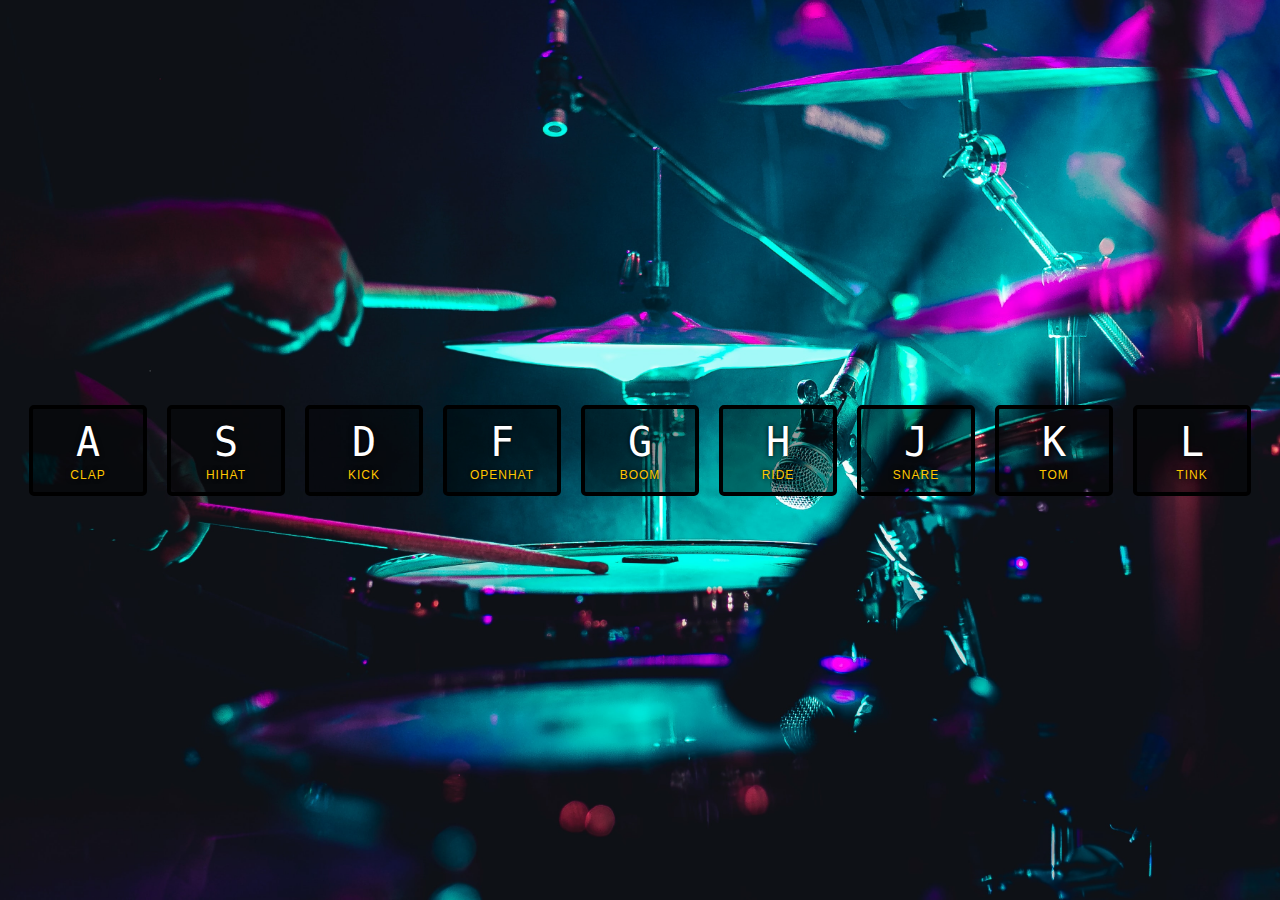
<file: 01-Javascript Drum kit/index.html>
<!DOCTYPE html>
<html lang="en">
<head>
    <meta charset="UTF-8">
    <meta http-equiv="X-UA-Compatible" content="IE=edge">
    <meta name="viewport" content="width=device-width, initial-scale=1.0">
    <title>Javascript drumkit</title>
    <link rel="stylesheet" href="style.css">
</head>
<body>
    <div class="keys">
        <div data-key="65" class="key">
          <kbd>A</kbd>
          <span class="sound">clap</span>
        </div>
        <div data-key="83" class="key">
          <kbd>S</kbd>
          <span class="sound">hihat</span>
        </div>
        <div data-key="68" class="key">
          <kbd>D</kbd>
          <span class="sound">kick</span>
        </div>
        <div data-key="70" class="key">
          <kbd>F</kbd>
          <span class="sound">openhat</span>
        </div>
        <div data-key="71" class="key">
          <kbd>G</kbd>
          <span class="sound">boom</span>
        </div>
        <div data-key="72" class="key">
          <kbd>H</kbd>
          <span class="sound">ride</span>
        </div>
        <div data-key="74" class="key">
          <kbd>J</kbd>
          <span class="sound">snare</span>
        </div>
        <div data-key="75" class="key">
          <kbd>K</kbd>
          <span class="sound">tom</span>
        </div>
        <div data-key="76" class="key">
          <kbd>L</kbd>
          <span class="sound">tink</span>
        </div>
      </div>
    
      <audio data-key="65" src="sounds/clap.wav"></audio>
      <audio data-key="83" src="sounds/hihat.wav"></audio>
      <audio data-key="68" src="sounds/kick.wav"></audio>
      <audio data-key="70" src="sounds/openhat.wav"></audio>
      <audio data-key="71" src="sounds/boom.wav"></audio>
      <audio data-key="72" src="sounds/ride.wav"></audio>
      <audio data-key="74" src="sounds/snare.wav"></audio>
      <audio data-key="75" src="sounds/tom.wav"></audio>
      <audio data-key="76" src="sounds/tink.wav"></audio>
    </body>


  <script src="script.js"></script>
</body>
</html>
</file>
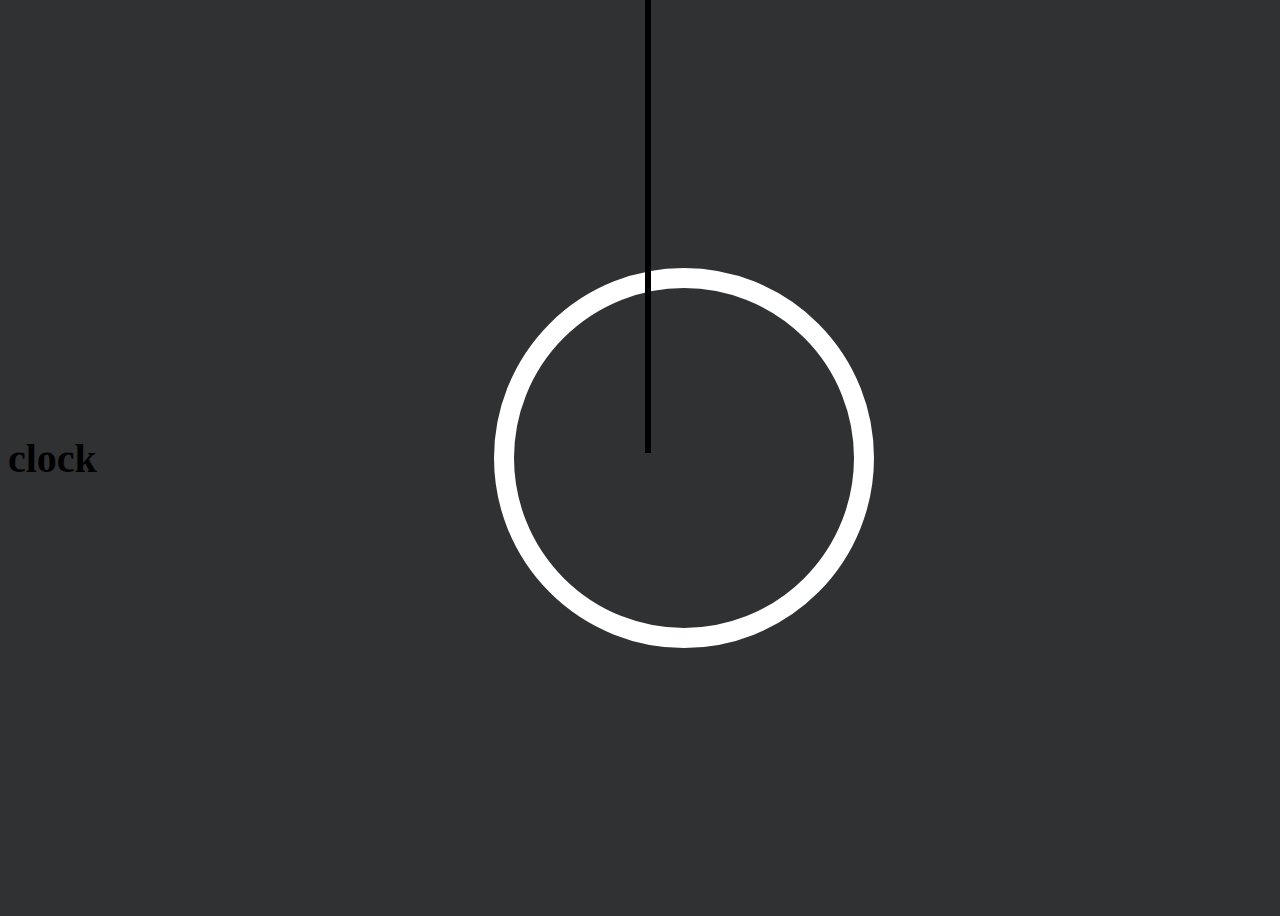
<file: 02-Css+Js clock/index.html>
<!DOCTYPE html>
<html lang="en">
<head>
    <meta charset="UTF-8">
    <meta http-equiv="X-UA-Compatible" content="IE=edge">
    <meta name="viewport" content="width=, initial-scale=1.0">
    <link rel="stylesheet" href="style.css">   
    <title>css+js clock</title>
</head>
<body>
    <h1>clock</h1>
    <div class="clock"></div>
    <div class="clockface"></div>
    <div class="hand hour-hand"></div>
    <div class="hand min-hand"></div>
    <div class="hand second-hand"></div>

    <script href="script.js"></script>
</body>
</html>
</file>
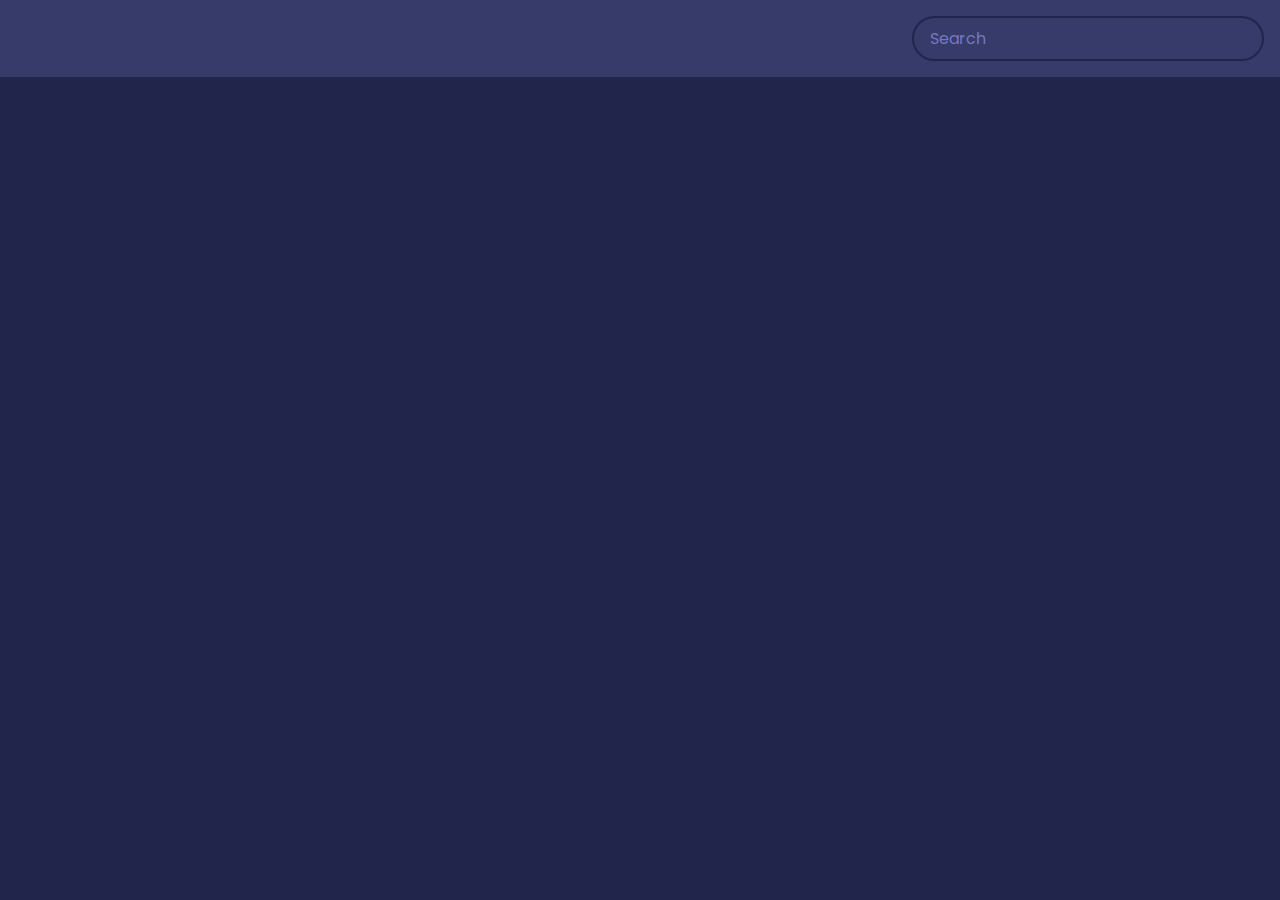
<file: 05-Movie app/index.html>
<!DOCTYPE html>
<html lang="en">
<head>
    <meta charset="UTF-8">
    <meta http-equiv="X-UA-Compatible" content="IE=edge">
    <meta name="viewport" content="width=device-width, initial-scale=1.0">
    <title>movie-app</title>
    <link rel="stylesheet" href="style.css">
</head>
<body>
    <header>
        <form id="form">
            <input type="text" id="search" class="search" placeholder="Search">
        </form>
    </header>

    <main id="main"></main>
    <script src="script.js"></script>
</body>
</html>
</file>
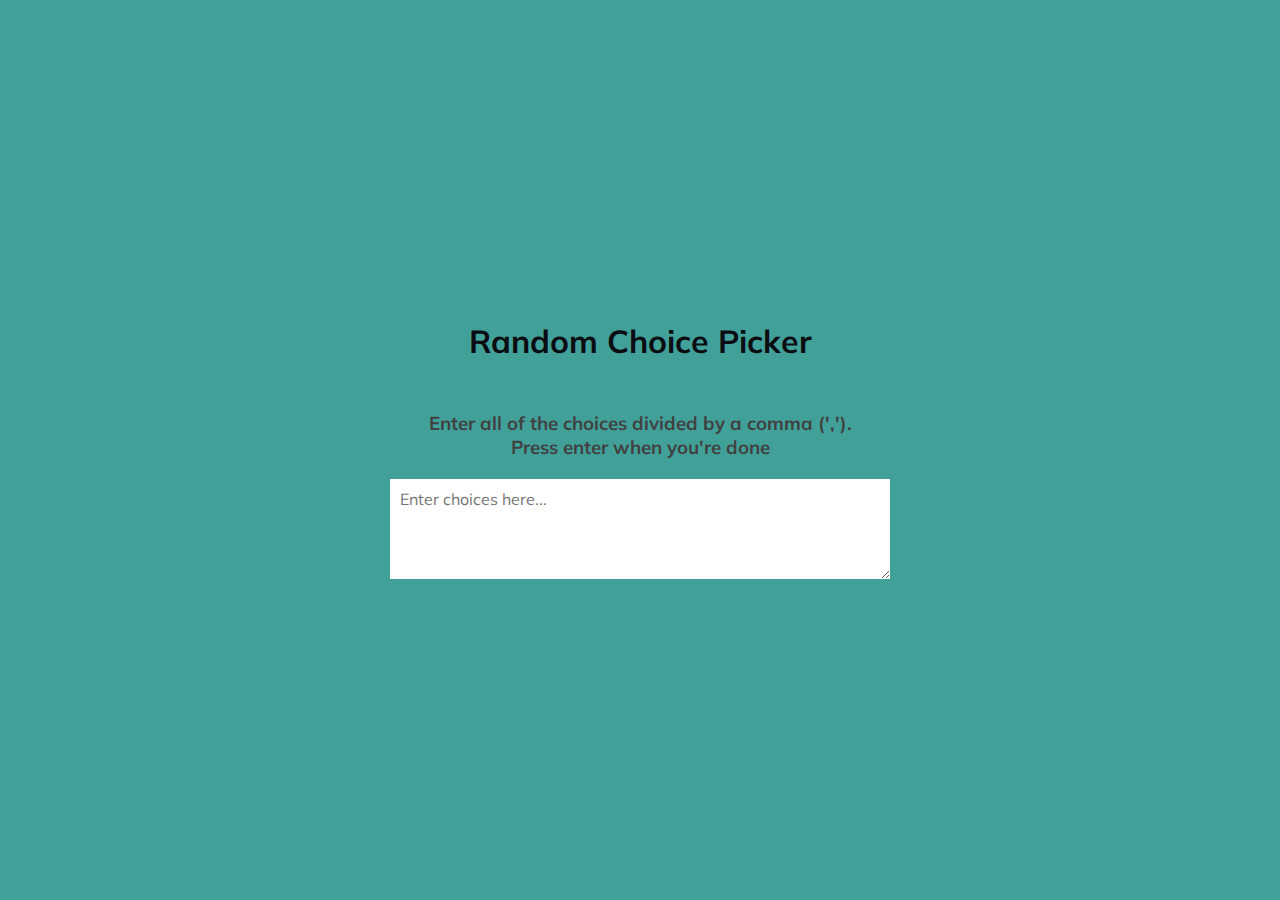
<file: Random-choice-picker/index.html>
<!DOCTYPE html>
<html lang="en">
  <head>
    <meta charset="UTF-8" />
    <meta name="viewport" content="width=device-width, initial-scale=1.0" />
    <link rel="stylesheet" href="style.css" />
    <title>Random Choice Picker</title>
  </head>
  <body>
    <div class="container">
        <h1>Random Choice Picker</h1>
      <h3>Enter all of the choices divided by a comma (','). <br> Press enter when you're done</h3>
      <textarea placeholder="Enter choices here..." id="textarea"></textarea>

      <div id="tags"></div>
    </div>

    <script src="script.js"></script>
  </body>
</html>
</file>
<file: 01-Javascript Drum kit/style.css>
html {
    font-size: 10px;
    background: url('./images/drumkit.jpg') bottom center;
    background-size: cover;
  }
  
  body,html {
    margin: 0;
    padding: 0;
    font-family: sans-serif;
  }
  
  .keys {
    display: flex;
    flex: 1;
    min-height: 100vh;
    align-items: center;
    justify-content: center;
  }
  
  .key {
    border: .4rem solid black;
    border-radius: .5rem;
    margin: 1rem;
    font-size: 1.5rem;
    padding: 1rem .5rem;
    transition: all .07s ease;
    width: 10rem;
    text-align: center;
    color: white;
    background: rgba(0,0,0,0.4);
    text-shadow: 0 0 .5rem black;
  }
  
  .playing {
    transform: scale(1.1);
    border-color: #ffc600;
    box-shadow: 0 0 1rem #ffc600;
  }
  
  kbd {
    display: block;
    font-size: 4rem;
  }
  
  .sound {
    font-size: 1.2rem;
    text-transform: uppercase;
    letter-spacing: .1rem;
    color: #ffc600;
  }
</file>
<file: 02-Css+Js clock/style.css>
html{
    text-align: center;
    background: #303132;
    background-size: cover;
    font-family: 'helvetica neue';
    font-size: 10px;
}

body{
    font-size: 2rem;
    display: flex;
    flex: 1;
    min-height: 100vh;
    align-items: center;
}

.clock{
    width: 30rem;
    height: 30rem;
    border: 20px solid white;
    border-radius: 50%;
    margin: 50px auto;
    position: relative;
    padding: 2rem;
    box-shadow: 0 0 0px 4px rgba(0,0,0,0,2),
                inset 0 0 0 3px #EFEFEF,
                inset 0 0 10px black,
                0 0 10px rgba(0,0,0,0.2);
}

.clock-face{
    position: relative;
    width: 100%;
    height: 100%;
    transform: translateY(-3px);
}

.hand{
    width:50%;
    height: 6px;
    background: black;
    position: absolute;
    top: 50%;
    transform-origin: 100%;
    transform: rotate(90deg);
    transition: all 0.05s;
    transition-timing-function: cubic-bezier(0.1, 2.7, 0.58, 1);
}
</file>
<file: 05-Movie app/style.css>
@import url('https://fonts.googleapis.com/css2?family=Poppins:wght@200;400&display=swap');

:root {
  --primary-color: #22254b;
  --secondary-color: #373b69;
}

* {
  box-sizing: border-box;
}

body {
  background-color: var(--primary-color);
  font-family: 'Poppins', sans-serif;
  margin: 0;
}

header {
  padding: 1rem;
  display: flex;
  justify-content: flex-end;
  background-color: var(--secondary-color);
}

.search {
  background-color: transparent;
  border: 2px solid var(--primary-color);
  border-radius: 50px;
  font-family: inherit;
  font-size: 1rem;
  padding: 0.5rem 1rem;
  color: #fff;
}

.search::placeholder {
  color: #7378c5;
}

.search:focus {
  outline: none;
  background-color: var(--primary-color);
}

main {
  display: flex;
  flex-wrap: wrap;
  justify-content: center;
}

.movie {
  width: 300px;
  margin: 1rem;
  background-color: var(--secondary-color);
  box-shadow: 0 4px 5px rgba(0, 0, 0, 0.2);
  position: relative;
  overflow: hidden;
  border-radius: 3px;
  cursor: pointer;
}

.movie img {
  width: 100%;
}

.movie-info {
  color: #eee;
  display: flex;
  align-items: center;
  justify-content: space-between;
  gap:0.2rem;
  padding: 0.5rem 1rem 1rem;
  letter-spacing: 0.5px;
}

.movie-info h3 {
  margin-top: 0;
}

.movie-info span {
  background-color: var(--primary-color);
  padding: 0.25rem 0.5rem;
  border-radius: 3px;
  font-weight: bold;
}

.movie-info span.green {
  color: lightgreen;
}

.movie-info span.orange {
  color: orange;
}

.movie-info span.red {
  color: red;
}

.overview {
  background-color: #fff;
  padding: 2rem;
  position: absolute;
  left: 0;
  bottom: 0;
  right: 0;
  max-height: 100%;
  transform: translateY(101%);
  overflow-y: auto;
  transition: transform 0.8s ease-in;
}

.movie:hover .overview {
  transform: translateY(0);
}
</file>
<file: Random-choice-picker/style.css>
@import url('https://fonts.googleapis.com/css?family=Muli&display=swap');

* {
  box-sizing: border-box;
}

body {
  background-color: #41a199;
  font-family: 'Muli', sans-serif;
  display: flex;
  flex-direction: column;
  align-items: center;
  justify-content: center;
  height: 100vh;
  overflow: hidden;
  margin: 0;
}

.container>h1{
    text-align: center;
    color: #0b0d12;
    margin: 20px 0 50px;
}

h3 {
  color: rgba(64, 52, 52, 0.893);
  margin: 10px 0 20px;
  text-align: center;
}

.container {
  width: 500px;
}

textarea {
  border: none;
  display: block;
  width: 100%;
  height: 100px;
  font-family: inherit;
  padding: 10px;
  margin: 0 0 20px;
  font-size: 16px;
}

textarea:focus {
  outline: none;
}

.tag {
  background-color: #f0932b;
  color: #fff;
  border-radius: 50px;
  padding: 10px 20px;
  margin: 0 5px 10px 0;
  font-size: 14px;
  display: inline-block;
}

.tag.highlight {
  background-color: #273c75;
}
</file>
